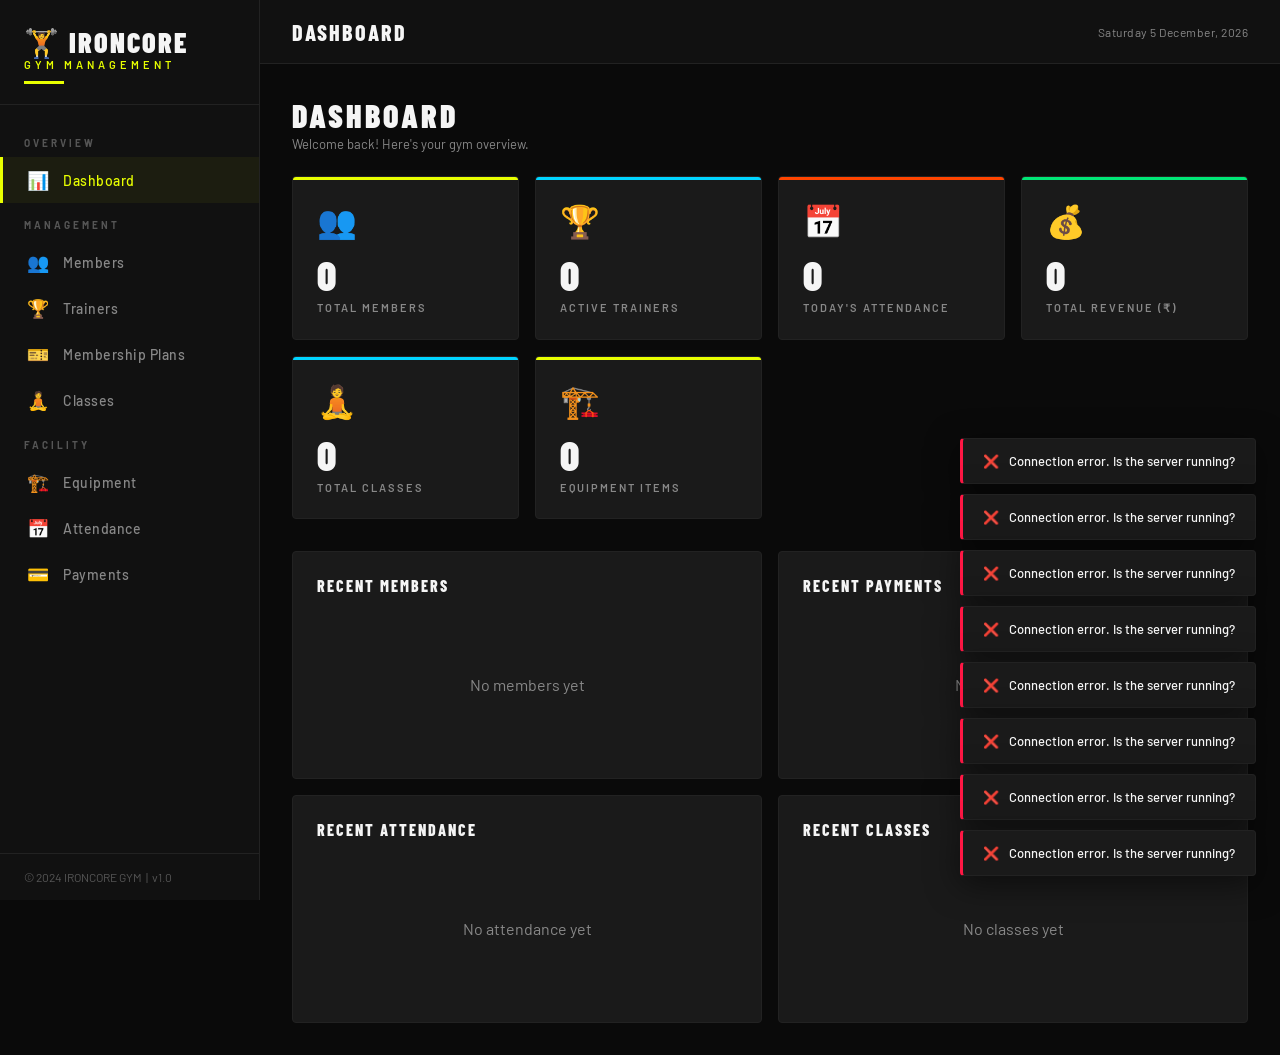
<file: index.html>
<!DOCTYPE html>
<html lang="en">
<head>
  <meta charset="UTF-8" />
  <meta name="viewport" content="width=device-width, initial-scale=1.0"/>
  <title>IRONCORE — Gym Management</title>
  <link rel="stylesheet" href="css/style.css"/>
</head>
<body>

<!-- SIDEBAR -->
<aside class="sidebar" id="sidebar">
  <div class="sidebar-logo">
    <div class="logo-text">🏋️ IRONCORE</div>
    <div class="logo-sub">Gym Management</div>
    <div class="logo-bar"></div>
  </div>
  <nav class="sidebar-nav">
    <div class="nav-section-title">Overview</div>
    <div class="nav-item active" data-page="dashboard">
      <span class="nav-icon">📊</span> Dashboard
    </div>

    <div class="nav-section-title">Management</div>
    <div class="nav-item" data-page="members">
      <span class="nav-icon">👥</span> Members
    </div>
    <div class="nav-item" data-page="trainers">
      <span class="nav-icon">🏆</span> Trainers
    </div>
    <div class="nav-item" data-page="memberships">
      <span class="nav-icon">🎫</span> Membership Plans
    </div>
    <div class="nav-item" data-page="classes">
      <span class="nav-icon">🧘</span> Classes
    </div>

    <div class="nav-section-title">Facility</div>
    <div class="nav-item" data-page="equipment">
      <span class="nav-icon">🏗️</span> Equipment
    </div>
    <div class="nav-item" data-page="attendance">
      <span class="nav-icon">📅</span> Attendance
    </div>
    <div class="nav-item" data-page="payments">
      <span class="nav-icon">💳</span> Payments
    </div>
  </nav>
  <div class="sidebar-footer">
    &copy; 2024 IRONCORE GYM &nbsp;|&nbsp; v1.0
  </div>
</aside>

<!-- MAIN -->
<div class="main-content">
  <div class="topbar">
    <div class="page-title" id="topbar-title">Dashboard</div>
    <div class="topbar-actions">
      <div class="topbar-date" id="topbar-date"></div>
    </div>
  </div>

  <div class="content-area">

    <!-- ===== DASHBOARD ===== -->
    <div class="page active" id="page-dashboard">
      <div class="page-header">
        <div>
          <h1>Dashboard</h1>
          <p>Welcome back! Here's your gym overview.</p>
        </div>
      </div>
      <div class="stats-grid">
        <div class="stat-card yellow">
          <span class="stat-icon">👥</span>
          <div class="stat-value" id="stat-members">--</div>
          <div class="stat-label">Total Members</div>
        </div>
        <div class="stat-card blue">
          <span class="stat-icon">🏆</span>
          <div class="stat-value" id="stat-trainers">--</div>
          <div class="stat-label">Active Trainers</div>
        </div>
        <div class="stat-card red">
          <span class="stat-icon">📅</span>
          <div class="stat-value" id="stat-today">--</div>
          <div class="stat-label">Today's Attendance</div>
        </div>
        <div class="stat-card green">
          <span class="stat-icon">💰</span>
          <div class="stat-value" id="stat-revenue">--</div>
          <div class="stat-label">Total Revenue (₹)</div>
        </div>
        <div class="stat-card blue">
          <span class="stat-icon">🧘</span>
          <div class="stat-value" id="stat-classes">--</div>
          <div class="stat-label">Total Classes</div>
        </div>
        <div class="stat-card yellow">
          <span class="stat-icon">🏗️</span>
          <div class="stat-value" id="stat-equipment">--</div>
          <div class="stat-label">Equipment Items</div>
        </div>
      </div>
      <div class="dashboard-grid">
        <div class="card">
          <div class="card-header">
            <div class="card-title">Recent Members</div>
          </div>
          <div class="recent-list" id="recent-members">
            <div class="loading"><div class="spinner"></div></div>
          </div>
        </div>
        <div class="card">
          <div class="card-header">
            <div class="card-title">Recent Payments</div>
          </div>
          <div class="recent-list" id="recent-payments">
            <div class="loading"><div class="spinner"></div></div>
          </div>
        </div>
        <div class="card">
          <div class="card-header">
            <div class="card-title">Recent Attendance</div>
          </div>
          <div class="recent-list" id="recent-attendance">
            <div class="loading"><div class="spinner"></div></div>
          </div>
        </div>
        <div class="card">
          <div class="card-header">
            <div class="card-title">Recent Classes</div>
          </div>
          <div class="recent-list" id="recent-classes">
            <div class="loading"><div class="spinner"></div></div>
          </div>
        </div>
      </div>
    </div>

    <!-- ===== MEMBERS ===== -->
    <div class="page" id="page-members">
      <div class="page-header">
        <div><h1>Members</h1><p>Manage gym memberships</p></div>
        <button class="btn btn-primary" onclick="openModal('member')">+ Add Member</button>
      </div>
      <div class="search-bar">
        <input type="text" class="search-input" id="search-members" placeholder="Search members..." oninput="filterTable('members-table', this.value)"/>
      </div>
      <div class="card">
        <div class="table-wrapper">
          <table id="members-table">
            <thead><tr>
              <th>ID / Name</th><th>Email</th><th>Phone</th><th>Gender</th>
              <th>Manager (Trainer)</th><th>Status</th><th>Joined</th><th>Actions</th>
            </tr></thead>
            <tbody id="members-tbody">
              <tr><td colspan="8"><div class="loading"><div class="spinner"></div></div></td></tr>
            </tbody>
          </table>
        </div>
      </div>
    </div>

    <!-- ===== TRAINERS ===== -->
    <div class="page" id="page-trainers">
      <div class="page-header">
        <div><h1>Trainers</h1><p>Manage coaching staff</p></div>
        <button class="btn btn-primary" onclick="openModal('trainer')">+ Add Trainer</button>
      </div>
      <div class="search-bar">
        <input type="text" class="search-input" id="search-trainers" placeholder="Search trainers..." oninput="filterTable('trainers-table', this.value)"/>
      </div>
      <div class="card">
        <div class="table-wrapper">
          <table id="trainers-table">
            <thead><tr>
              <th>ID / Name</th><th>Email</th><th>Specialization</th>
              <th>Experience</th><th>Salary</th><th>Status</th><th>Actions</th>
            </tr></thead>
            <tbody id="trainers-tbody">
              <tr><td colspan="7"><div class="loading"><div class="spinner"></div></div></td></tr>
            </tbody>
          </table>
        </div>
      </div>
    </div>

    <!-- ===== MEMBERSHIPS ===== -->
    <div class="page" id="page-memberships">
      <div class="page-header">
        <div><h1>Membership Plans</h1><p>Manage pricing and plans</p></div>
        <button class="btn btn-primary" onclick="openModal('membership')">+ Add Plan</button>
      </div>
      <div class="card">
        <div class="table-wrapper">
          <table id="memberships-table">
            <thead><tr>
              <th>Plan Name</th><th>Duration</th><th>Price (₹)</th>
              <th>Gym Access</th><th>Personal Trainer</th><th>Status</th><th>Actions</th>
            </tr></thead>
            <tbody id="memberships-tbody">
              <tr><td colspan="7"><div class="loading"><div class="spinner"></div></div></td></tr>
            </tbody>
          </table>
        </div>
      </div>
    </div>

    <!-- ===== EQUIPMENT ===== -->
    <div class="page" id="page-equipment">
      <div class="page-header">
        <div><h1>Equipment</h1><p>Track gym equipment and maintenance</p></div>
        <button class="btn btn-primary" onclick="openModal('equipment')">+ Add Equipment</button>
      </div>
      <div class="search-bar">
        <input type="text" class="search-input" id="search-equipment" placeholder="Search equipment..." oninput="filterTable('equipment-table', this.value)"/>
      </div>
      <div class="card">
        <div class="table-wrapper">
          <table id="equipment-table">
            <thead><tr>
              <th>Name</th><th>Category</th><th>Brand</th>
              <th>Qty</th><th>Condition</th><th>Location</th><th>Actions</th>
            </tr></thead>
            <tbody id="equipment-tbody">
              <tr><td colspan="7"><div class="loading"><div class="spinner"></div></div></td></tr>
            </tbody>
          </table>
        </div>
      </div>
    </div>

    <!-- ===== CLASSES ===== -->
    <div class="page" id="page-classes">
      <div class="page-header">
        <div><h1>Classes</h1><p>Manage group fitness classes</p></div>
        <button class="btn btn-primary" onclick="openModal('class')">+ Add Class</button>
      </div>
      <div class="card">
        <div class="table-wrapper">
          <table id="classes-table">
            <thead><tr>
              <th>ID / Class Name</th><th>Trainer</th><th>Day</th><th>Time</th>
              <th>Category</th><th>Enrolled/Capacity</th><th>Status</th><th>Actions</th>
            </tr></thead>
            <tbody id="classes-tbody">
              <tr><td colspan="8"><div class="loading"><div class="spinner"></div></div></td></tr>
            </tbody>
          </table>
        </div>
      </div>
    </div>

    <!-- ===== ATTENDANCE ===== -->
    <div class="page" id="page-attendance">
      <div class="page-header">
        <div><h1>Attendance</h1><p>Track member check-ins</p></div>
        <button class="btn btn-primary" onclick="openModal('attendance')">+ Check In</button>
      </div>
      <div class="card">
        <div class="table-wrapper">
          <table id="attendance-table">
            <thead><tr>
              <th>Member</th><th>Date</th><th>Check In</th>
              <th>Check Out</th><th>Duration</th><th>Actions</th>
            </tr></thead>
            <tbody id="attendance-tbody">
              <tr><td colspan="6"><div class="loading"><div class="spinner"></div></div></td></tr>
            </tbody>
          </table>
        </div>
      </div>
    </div>

    <!-- ===== PAYMENTS ===== -->
    <div class="page" id="page-payments">
      <div class="page-header">
        <div><h1>Payments</h1><p>Track all transactions</p></div>
        <button class="btn btn-primary" onclick="openModal('payment')">+ Record Payment</button>
      </div>
      <div class="card">
        <div class="table-wrapper">
          <table id="payments-table">
            <thead><tr>
              <th>Invoice</th><th>Member</th><th>Amount (₹)</th><th>Type</th>
              <th>Method</th><th>Date</th><th>Status</th><th>Actions</th>
            </tr></thead>
            <tbody id="payments-tbody">
              <tr><td colspan="8"><div class="loading"><div class="spinner"></div></div></td></tr>
            </tbody>
          </table>
        </div>
      </div>
    </div>

  </div><!-- /content-area -->
</div><!-- /main-content -->

<!-- ===== MODALS ===== -->
<div id="modal-container"></div>

<!-- ===== TOAST ===== -->
<div class="toast-container" id="toast-container"></div>

<script src="js/app.js"></script>
</body>
</html>
</file>
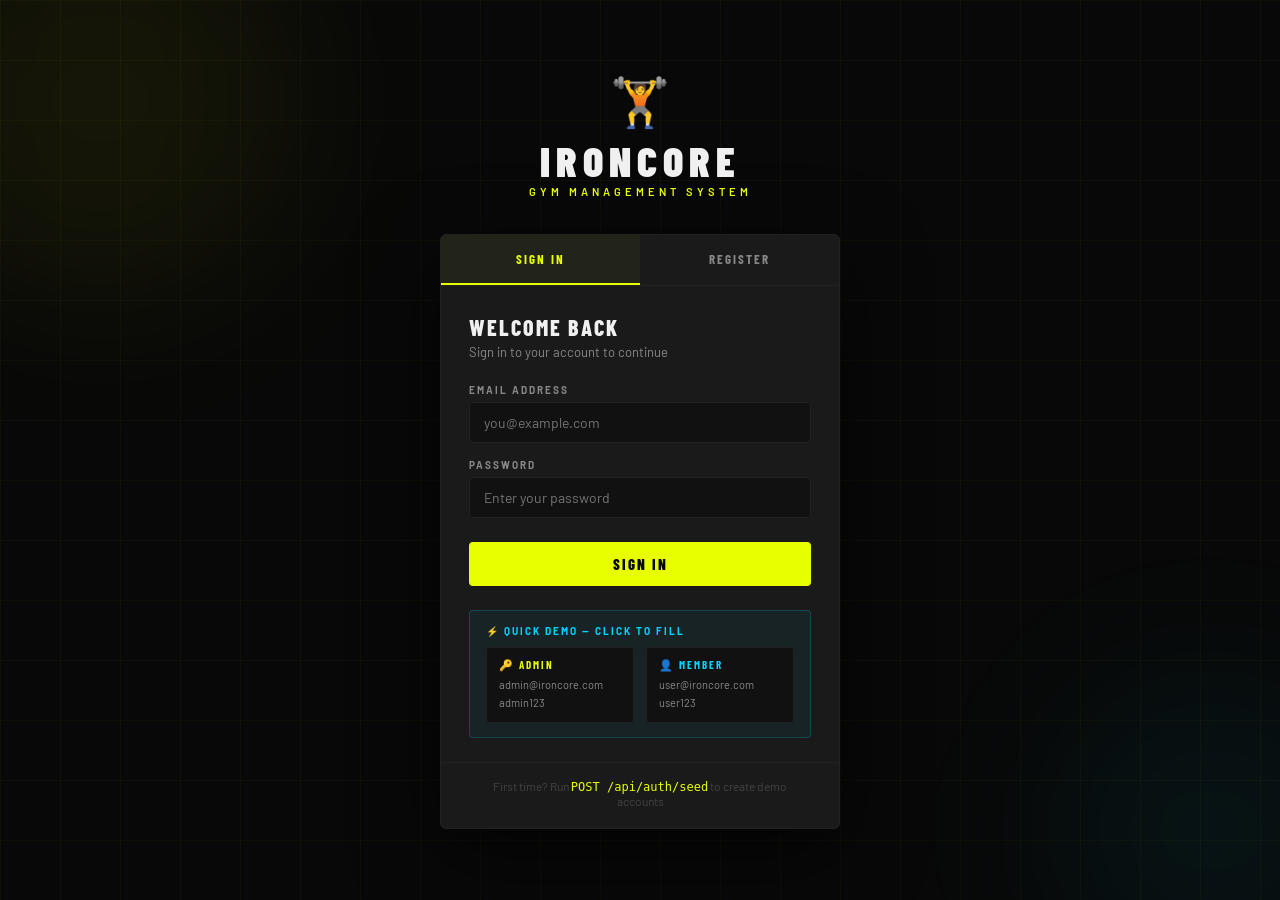
<file: login.html>
<!DOCTYPE html>
<html lang="en">
<head>
  <meta charset="UTF-8"/>
  <meta name="viewport" content="width=device-width, initial-scale=1.0"/>
  <title>IRONCORE — Login</title>
  <link rel="preconnect" href="https://fonts.googleapis.com"/>
  <link href="https://fonts.googleapis.com/css2?family=Barlow+Condensed:wght@700;900&family=Barlow:wght@300;400;500;600&display=swap" rel="stylesheet"/>
  <style>
    *{margin:0;padding:0;box-sizing:border-box}
    :root{
      --black:#080808;--dark:#111;--dark2:#1a1a1a;--dark3:#222;
      --accent:#e8ff00;--accent2:#00d4ff;--white:#f0f0f0;
      --gray:#888;--gray2:#444;--danger:#ff1744;--success:#00e676;
    }
    body{
      font-family:'Barlow',sans-serif;
      background:var(--black);
      color:var(--white);
      min-height:100vh;
      display:flex;
      align-items:center;
      justify-content:center;
      overflow:hidden;
      position:relative;
    }

    /* Animated background grid */
    body::before{
      content:'';
      position:fixed;inset:0;
      background-image:
        linear-gradient(rgba(232,255,0,0.03) 1px,transparent 1px),
        linear-gradient(90deg,rgba(232,255,0,0.03) 1px,transparent 1px);
      background-size:60px 60px;
      animation:gridMove 20s linear infinite;
      pointer-events:none;
    }
    @keyframes gridMove{from{background-position:0 0}to{background-position:60px 60px}}

    /* Glowing orbs */
    .orb{
      position:fixed;border-radius:50%;filter:blur(80px);
      pointer-events:none;animation:pulse 6s ease-in-out infinite;
    }
    .orb1{width:400px;height:400px;background:rgba(232,255,0,0.06);top:-100px;left:-100px;}
    .orb2{width:300px;height:300px;background:rgba(0,212,255,0.06);bottom:-80px;right:-80px;animation-delay:3s;}
    @keyframes pulse{0%,100%{opacity:0.5;transform:scale(1)}50%{opacity:1;transform:scale(1.1)}}

    .login-wrap{
      position:relative;z-index:10;
      width:100%;max-width:440px;
      padding:20px;
    }

    /* Logo */
    .logo-block{text-align:center;margin-bottom:36px;}
    .logo-icon{font-size:48px;display:block;margin-bottom:8px;}
    .logo-name{
      font-family:'Barlow Condensed',sans-serif;
      font-size:42px;font-weight:900;
      letter-spacing:6px;color:var(--white);
      text-transform:uppercase;line-height:1;
    }
    .logo-tag{
      font-size:11px;font-weight:600;
      letter-spacing:4px;color:var(--accent);
      text-transform:uppercase;margin-top:4px;
    }

    /* Card */
    .card{
      background:var(--dark2);
      border:1px solid var(--dark3);
      border-radius:6px;
      overflow:hidden;
      box-shadow:0 24px 80px rgba(0,0,0,0.6);
    }

    /* Tabs */
    .tabs{display:flex;border-bottom:1px solid var(--dark3);}
    .tab{
      flex:1;padding:16px;text-align:center;
      font-family:'Barlow Condensed',sans-serif;
      font-size:13px;font-weight:700;
      letter-spacing:2px;text-transform:uppercase;
      color:var(--gray);cursor:pointer;
      border-bottom:2px solid transparent;
      transition:all 0.2s;background:none;border-left:none;border-right:none;border-top:none;
    }
    .tab.active{color:var(--accent);border-bottom-color:var(--accent);background:rgba(232,255,0,0.04);}
    .tab:hover:not(.active){color:var(--white);background:rgba(255,255,255,0.02);}

    /* Form */
    .form-body{padding:28px 28px 24px;}
    .form-panel{display:none;}
    .form-panel.active{display:block;}

    .form-title{
      font-family:'Barlow Condensed',sans-serif;
      font-size:22px;font-weight:800;
      letter-spacing:2px;text-transform:uppercase;
      margin-bottom:4px;
    }
    .form-sub{font-size:13px;color:var(--gray);margin-bottom:24px;}

    .form-group{margin-bottom:16px;}
    .form-group label{
      display:block;
      font-size:10px;font-weight:700;
      letter-spacing:2px;text-transform:uppercase;
      color:var(--gray);margin-bottom:6px;
    }
    .form-group input, .form-group select{
      width:100%;
      background:var(--dark);
      border:1px solid var(--dark3);
      border-radius:4px;
      padding:11px 14px;
      color:var(--white);
      font-family:'Barlow',sans-serif;
      font-size:14px;
      transition:border-color 0.2s,box-shadow 0.2s;
    }
    .form-group input:focus, .form-group select:focus{
      outline:none;
      border-color:var(--accent);
      box-shadow:0 0 0 3px rgba(232,255,0,0.08);
    }
    .form-group select option{background:var(--dark2);}

    .form-row{display:grid;grid-template-columns:1fr 1fr;gap:12px;}

    .btn-login{
      width:100%;
      padding:13px;
      background:var(--accent);
      color:var(--black);
      border:none;
      border-radius:4px;
      font-family:'Barlow Condensed',sans-serif;
      font-size:15px;font-weight:800;
      letter-spacing:2px;text-transform:uppercase;
      cursor:pointer;
      transition:all 0.2s;
      margin-top:8px;
    }
    .btn-login:hover{background:#d4eb00;transform:translateY(-1px);box-shadow:0 4px 20px rgba(232,255,0,0.2);}
    .btn-login:active{transform:translateY(0);}
    .btn-login:disabled{opacity:0.5;cursor:not-allowed;transform:none;}

    .error-msg{
      background:rgba(255,23,68,0.1);
      border:1px solid rgba(255,23,68,0.3);
      border-radius:4px;
      padding:10px 14px;
      font-size:13px;color:var(--danger);
      margin-bottom:16px;
      display:none;
    }
    .error-msg.show{display:block;}
    .success-msg{
      background:rgba(0,230,118,0.1);
      border:1px solid rgba(0,230,118,0.3);
      border-radius:4px;
      padding:10px 14px;
      font-size:13px;color:var(--success);
      margin-bottom:16px;
      display:none;
    }
    .success-msg.show{display:block;}

    /* Demo credentials box */
    .demo-box{
      margin:0 28px 24px;
      background:rgba(0,212,255,0.05);
      border:1px solid rgba(0,212,255,0.2);
      border-radius:4px;
      padding:14px 16px;
    }
    .demo-box-title{
      font-size:10px;font-weight:700;
      letter-spacing:2px;color:var(--accent2);
      text-transform:uppercase;margin-bottom:10px;
    }
    .demo-creds{display:flex;gap:12px;flex-wrap:wrap;}
    .demo-item{
      flex:1;min-width:130px;
      background:var(--dark);
      border:1px solid var(--dark3);
      border-radius:3px;
      padding:10px 12px;
      cursor:pointer;
      transition:border-color 0.2s;
    }
    .demo-item:hover{border-color:var(--accent2);}
    .demo-role{
      font-family:'Barlow Condensed',sans-serif;
      font-size:11px;font-weight:700;
      letter-spacing:2px;text-transform:uppercase;
      margin-bottom:4px;
    }
    .demo-role.admin{color:var(--accent);}
    .demo-role.user{color:var(--accent2);}
    .demo-detail{font-size:11px;color:var(--gray);line-height:1.6;}

    .footer-note{
      text-align:center;
      padding:16px 28px 20px;
      font-size:12px;color:var(--gray2);
      border-top:1px solid var(--dark3);
    }

    /* Spinner */
    .spinner-inline{
      display:inline-block;
      width:14px;height:14px;
      border:2px solid rgba(0,0,0,0.3);
      border-top-color:var(--black);
      border-radius:50%;
      animation:spin 0.6s linear infinite;
      vertical-align:middle;margin-right:6px;
    }
    @keyframes spin{to{transform:rotate(360deg)}}
  </style>
</head>
<body>
  <div class="orb orb1"></div>
  <div class="orb orb2"></div>

  <div class="login-wrap">
    <div class="logo-block">
      <span class="logo-icon">🏋️</span>
      <div class="logo-name">IRONCORE</div>
      <div class="logo-tag">Gym Management System</div>
    </div>

    <div class="card">
      <div class="tabs">
        <button class="tab active" onclick="switchTab('login')">Sign In</button>
        <button class="tab" onclick="switchTab('register')">Register</button>
      </div>

      <!-- LOGIN FORM -->
      <div class="form-panel active" id="panel-login">
        <div class="form-body">
          <div class="form-title">Welcome Back</div>
          <div class="form-sub">Sign in to your account to continue</div>
          <div class="error-msg" id="login-error"></div>
          <div class="form-group">
            <label>Email Address</label>
            <input type="email" id="login-email" placeholder="you@example.com" autocomplete="email"/>
          </div>
          <div class="form-group">
            <label>Password</label>
            <input type="password" id="login-password" placeholder="Enter your password" autocomplete="current-password"/>
          </div>
          <button class="btn-login" id="login-btn" onclick="doLogin()">Sign In</button>
        </div>
      </div>

      <!-- REGISTER FORM -->
      <div class="form-panel" id="panel-register">
        <div class="form-body">
          <div class="form-title">Create Account</div>
          <div class="form-sub">Register as a gym member</div>
          <div class="error-msg" id="reg-error"></div>
          <div class="success-msg" id="reg-success"></div>
          <div class="form-row">
            <div class="form-group">
              <label>Full Name</label>
              <input type="text" id="reg-name" placeholder="Your name"/>
            </div>
            <div class="form-group">
              <label>Phone</label>
              <input type="tel" id="reg-phone" placeholder="+91 XXXXX"/>
            </div>
          </div>
          <div class="form-group">
            <label>Email Address</label>
            <input type="email" id="reg-email" placeholder="you@example.com"/>
          </div>
          <div class="form-group">
            <label>Password</label>
            <input type="password" id="reg-password" placeholder="Minimum 6 characters"/>
          </div>
          <div class="form-group">
            <label>Account Type</label>
            <select id="reg-role">
              <option value="user">Member (User)</option>
              <option value="admin">Admin</option>
            </select>
          </div>
          <button class="btn-login" id="reg-btn" onclick="doRegister()">Create Account</button>
        </div>
      </div>

      <!-- DEMO CREDENTIALS -->
      <div class="demo-box">
        <div class="demo-box-title">⚡ Quick Demo — Click to fill</div>
        <div class="demo-creds">
          <div class="demo-item" onclick="fillDemo('admin@ironcore.com','admin123')">
            <div class="demo-role admin">🔑 Admin</div>
            <div class="demo-detail">admin@ironcore.com<br/>admin123</div>
          </div>
          <div class="demo-item" onclick="fillDemo('user@ironcore.com','user123')">
            <div class="demo-role user">👤 Member</div>
            <div class="demo-detail">user@ironcore.com<br/>user123</div>
          </div>
        </div>
      </div>

      <div class="footer-note">
        First time? Run <code style="color:#e8ff00">POST /api/auth/seed</code> to create demo accounts
      </div>
    </div>
  </div>

  <script>
    const API = 'http://localhost:5000/api';

    function switchTab(tab) {
      document.querySelectorAll('.tab').forEach(t => t.classList.remove('active'));
      document.querySelectorAll('.form-panel').forEach(p => p.classList.remove('active'));
      event.target.classList.add('active');
      document.getElementById('panel-' + tab).classList.add('active');
    }

    function fillDemo(email, pass) {
      document.getElementById('login-email').value = email;
      document.getElementById('login-password').value = pass;
      // switch to login tab if not already
      document.querySelectorAll('.tab')[0].click();
    }

    async function doLogin() {
      const email    = document.getElementById('login-email').value.trim();
      const password = document.getElementById('login-password').value;
      const btn      = document.getElementById('login-btn');
      const errEl    = document.getElementById('login-error');
      errEl.classList.remove('show');

      if (!email || !password) {
        errEl.textContent = 'Please enter email and password.';
        errEl.classList.add('show'); return;
      }
      btn.disabled = true;
      btn.innerHTML = '<span class="spinner-inline"></span>Signing in...';

      try {
        const res  = await fetch(`${API}/auth/login`, {
          method: 'POST',
          headers: { 'Content-Type': 'application/json' },
          body: JSON.stringify({ email, password })
        });
        const data = await res.json();
        if (data.success) {
          localStorage.setItem('gym_token', data.token);
          localStorage.setItem('gym_user',  JSON.stringify(data.user));
          btn.innerHTML = '✅ Redirecting...';
          setTimeout(() => {
            window.location.href = data.user.role === 'admin' ? '/admin' : '/dashboard';
          }, 600);
        } else {
          errEl.textContent = data.message;
          errEl.classList.add('show');
          btn.disabled = false;
          btn.innerHTML = 'Sign In';
        }
      } catch (e) {
        errEl.textContent = 'Cannot connect to server. Is it running?';
        errEl.classList.add('show');
        btn.disabled = false;
        btn.innerHTML = 'Sign In';
      }
    }

    async function doRegister() {
      const name     = document.getElementById('reg-name').value.trim();
      const email    = document.getElementById('reg-email').value.trim();
      const password = document.getElementById('reg-password').value;
      const phone    = document.getElementById('reg-phone').value.trim();
      const role     = document.getElementById('reg-role').value;
      const btn      = document.getElementById('reg-btn');
      const errEl    = document.getElementById('reg-error');
      const sucEl    = document.getElementById('reg-success');
      errEl.classList.remove('show'); sucEl.classList.remove('show');

      if (!name || !email || !password) {
        errEl.textContent = 'Name, email and password are required.';
        errEl.classList.add('show'); return;
      }
      btn.disabled = true;
      btn.innerHTML = '<span class="spinner-inline"></span>Creating account...';

      try {
        const res  = await fetch(`${API}/auth/register`, {
          method: 'POST',
          headers: { 'Content-Type': 'application/json' },
          body: JSON.stringify({ name, email, password, phone, role })
        });
        const data = await res.json();
        if (data.success) {
          localStorage.setItem('gym_token', data.token);
          localStorage.setItem('gym_user',  JSON.stringify(data.user));
          sucEl.textContent = data.message + ' Redirecting...';
          sucEl.classList.add('show');
          setTimeout(() => {
            window.location.href = data.user.role === 'admin' ? '/admin' : '/dashboard';
          }, 1000);
        } else {
          errEl.textContent = data.message;
          errEl.classList.add('show');
        }
      } catch (e) {
        errEl.textContent = 'Cannot connect to server.';
        errEl.classList.add('show');
      }
      btn.disabled = false;
      btn.innerHTML = 'Create Account';
    }

    // Enter key support
    document.addEventListener('keydown', e => {
      if (e.key === 'Enter') {
        const loginPanel = document.getElementById('panel-login');
        if (loginPanel.classList.contains('active')) doLogin();
        else doRegister();
      }
    });

    // Auto seed on load (creates demo accounts if not existing)
    fetch(`${API}/auth/seed`, { method: 'POST' }).catch(() => {});

    // Redirect if already logged in
    const token = localStorage.getItem('gym_token');
    const user  = localStorage.getItem('gym_user');
    if (token && user) {
      const u = JSON.parse(user);
      window.location.href = u.role === 'admin' ? '/admin' : '/dashboard';
    }
  </script>
</body>
</html>
</file>
<file: css/style.css>
@import url('https://fonts.googleapis.com/css2?family=Barlow+Condensed:wght@400;600;700;800;900&family=Barlow:wght@300;400;500;600&display=swap');

:root {
  --black: #0a0a0a;
  --dark: #111111;
  --dark2: #1a1a1a;
  --dark3: #222222;
  --accent: #e8ff00;
  --accent2: #ff4500;
  --accent3: #00d4ff;
  --white: #f5f5f5;
  --gray: #888888;
  --gray2: #555555;
  --success: #00e676;
  --warning: #ffab00;
  --danger: #ff1744;
  --sidebar-w: 260px;
  --radius: 4px;
}

* { margin: 0; padding: 0; box-sizing: border-box; }

body {
  font-family: 'Barlow', sans-serif;
  background: var(--black);
  color: var(--white);
  min-height: 100vh;
  overflow-x: hidden;
}

/* ---- SCROLLBAR ---- */
::-webkit-scrollbar { width: 6px; }
::-webkit-scrollbar-track { background: var(--dark); }
::-webkit-scrollbar-thumb { background: var(--gray2); border-radius: 3px; }

/* ---- SIDEBAR ---- */
.sidebar {
  position: fixed;
  left: 0; top: 0; bottom: 0;
  width: var(--sidebar-w);
  background: var(--dark);
  border-right: 1px solid var(--dark3);
  display: flex;
  flex-direction: column;
  z-index: 100;
  transition: transform 0.3s;
}

.sidebar-logo {
  padding: 28px 24px 20px;
  border-bottom: 1px solid var(--dark3);
}

.sidebar-logo .logo-text {
  font-family: 'Barlow Condensed', sans-serif;
  font-size: 28px;
  font-weight: 900;
  letter-spacing: 2px;
  text-transform: uppercase;
  color: var(--white);
  line-height: 1;
}

.sidebar-logo .logo-sub {
  font-size: 11px;
  font-weight: 600;
  letter-spacing: 4px;
  color: var(--accent);
  text-transform: uppercase;
  margin-top: 2px;
}

.logo-bar {
  width: 40px; height: 3px;
  background: var(--accent);
  margin-top: 10px;
}

.sidebar-nav { flex: 1; padding: 16px 0; overflow-y: auto; }

.nav-section-title {
  font-size: 10px;
  font-weight: 700;
  letter-spacing: 3px;
  color: var(--gray2);
  text-transform: uppercase;
  padding: 16px 24px 8px;
}

.nav-item {
  display: flex;
  align-items: center;
  gap: 14px;
  padding: 12px 24px;
  cursor: pointer;
  transition: all 0.15s;
  border-left: 3px solid transparent;
  font-size: 14px;
  font-weight: 500;
  color: var(--gray);
  letter-spacing: 0.5px;
}

.nav-item:hover {
  color: var(--white);
  background: var(--dark2);
}

.nav-item.active {
  color: var(--accent);
  border-left-color: var(--accent);
  background: rgba(232, 255, 0, 0.05);
}

.nav-item .nav-icon {
  font-size: 18px;
  width: 22px;
  text-align: center;
}

.sidebar-footer {
  padding: 16px 24px;
  border-top: 1px solid var(--dark3);
  font-size: 12px;
  color: var(--gray2);
}

/* ---- MAIN CONTENT ---- */
.main-content {
  margin-left: var(--sidebar-w);
  min-height: 100vh;
  display: flex;
  flex-direction: column;
}

.topbar {
  background: var(--dark);
  border-bottom: 1px solid var(--dark3);
  padding: 0 32px;
  height: 64px;
  display: flex;
  align-items: center;
  justify-content: space-between;
  position: sticky;
  top: 0;
  z-index: 50;
}

.page-title {
  font-family: 'Barlow Condensed', sans-serif;
  font-size: 22px;
  font-weight: 800;
  letter-spacing: 2px;
  text-transform: uppercase;
}

.topbar-actions {
  display: flex;
  align-items: center;
  gap: 16px;
}

.topbar-date {
  font-size: 12px;
  color: var(--gray);
  letter-spacing: 0.5px;
}

.content-area {
  flex: 1;
  padding: 32px;
}

/* ---- BUTTONS ---- */
.btn {
  display: inline-flex;
  align-items: center;
  gap: 8px;
  padding: 10px 20px;
  font-family: 'Barlow Condensed', sans-serif;
  font-size: 14px;
  font-weight: 700;
  letter-spacing: 1.5px;
  text-transform: uppercase;
  border: none;
  cursor: pointer;
  border-radius: var(--radius);
  transition: all 0.15s;
}

.btn-primary {
  background: var(--accent);
  color: var(--black);
}

.btn-primary:hover {
  background: #d4eb00;
  transform: translateY(-1px);
}

.btn-danger {
  background: transparent;
  color: var(--danger);
  border: 1px solid var(--danger);
}

.btn-danger:hover { background: rgba(255,23,68,0.1); }

.btn-secondary {
  background: var(--dark3);
  color: var(--white);
  border: 1px solid var(--gray2);
}

.btn-secondary:hover { background: #2a2a2a; }

.btn-sm { padding: 6px 14px; font-size: 12px; }

.btn-icon {
  background: none;
  border: none;
  cursor: pointer;
  color: var(--gray);
  font-size: 16px;
  padding: 6px;
  border-radius: var(--radius);
  transition: all 0.15s;
}

.btn-icon:hover { color: var(--white); background: var(--dark3); }
.btn-icon.edit:hover { color: var(--accent3); }
.btn-icon.delete:hover { color: var(--danger); }

/* ---- CARDS ---- */
.card {
  background: var(--dark2);
  border: 1px solid var(--dark3);
  border-radius: var(--radius);
  padding: 24px;
}

.card-header {
  display: flex;
  align-items: center;
  justify-content: space-between;
  margin-bottom: 20px;
}

.card-title {
  font-family: 'Barlow Condensed', sans-serif;
  font-size: 16px;
  font-weight: 800;
  letter-spacing: 2px;
  text-transform: uppercase;
  color: var(--white);
}

/* ---- STAT CARDS ---- */
.stats-grid {
  display: grid;
  grid-template-columns: repeat(auto-fit, minmax(220px, 1fr));
  gap: 16px;
  margin-bottom: 32px;
}

.stat-card {
  background: var(--dark2);
  border: 1px solid var(--dark3);
  border-radius: var(--radius);
  padding: 24px;
  position: relative;
  overflow: hidden;
  transition: transform 0.2s, border-color 0.2s;
}

.stat-card:hover { transform: translateY(-2px); border-color: var(--gray2); }

.stat-card::before {
  content: '';
  position: absolute;
  top: 0; left: 0; right: 0;
  height: 3px;
}

.stat-card.yellow::before { background: var(--accent); }
.stat-card.red::before { background: var(--accent2); }
.stat-card.blue::before { background: var(--accent3); }
.stat-card.green::before { background: var(--success); }

.stat-icon {
  font-size: 32px;
  margin-bottom: 12px;
  display: block;
}

.stat-value {
  font-family: 'Barlow Condensed', sans-serif;
  font-size: 42px;
  font-weight: 900;
  letter-spacing: -1px;
  line-height: 1;
  color: var(--white);
}

.stat-label {
  font-size: 11px;
  font-weight: 600;
  letter-spacing: 2px;
  text-transform: uppercase;
  color: var(--gray);
  margin-top: 6px;
}

/* ---- TABLE ---- */
.table-wrapper {
  overflow-x: auto;
  border-radius: var(--radius);
}

table {
  width: 100%;
  border-collapse: collapse;
  font-size: 14px;
}

thead tr {
  background: var(--dark3);
  border-bottom: 1px solid var(--gray2);
}

thead th {
  padding: 12px 16px;
  text-align: left;
  font-family: 'Barlow Condensed', sans-serif;
  font-size: 11px;
  font-weight: 700;
  letter-spacing: 2px;
  text-transform: uppercase;
  color: var(--gray);
  white-space: nowrap;
}

tbody tr {
  border-bottom: 1px solid rgba(255,255,255,0.04);
  transition: background 0.15s;
}

tbody tr:hover { background: rgba(255,255,255,0.03); }

tbody td {
  padding: 14px 16px;
  color: var(--white);
  vertical-align: middle;
}

/* ---- BADGES ---- */
.badge {
  display: inline-block;
  padding: 3px 10px;
  border-radius: 2px;
  font-size: 11px;
  font-weight: 700;
  letter-spacing: 1px;
  text-transform: uppercase;
}

.badge-active { background: rgba(0,230,118,0.15); color: var(--success); }
.badge-inactive { background: rgba(136,136,136,0.15); color: var(--gray); }
.badge-suspended { background: rgba(255,23,68,0.15); color: var(--danger); }
.badge-paid { background: rgba(0,230,118,0.15); color: var(--success); }
.badge-pending { background: rgba(255,171,0,0.15); color: var(--warning); }
.badge-excellent { background: rgba(0,212,255,0.15); color: var(--accent3); }
.badge-good { background: rgba(0,230,118,0.15); color: var(--success); }
.badge-fair { background: rgba(255,171,0,0.15); color: var(--warning); }
.badge-poor { background: rgba(255,23,68,0.15); color: var(--danger); }
.badge-maintenance { background: rgba(255,69,0,0.15); color: var(--accent2); }

/* ---- FORMS ---- */
.form-grid {
  display: grid;
  grid-template-columns: repeat(auto-fit, minmax(240px, 1fr));
  gap: 16px;
}

.form-group {
  display: flex;
  flex-direction: column;
  gap: 6px;
}

.form-group.full { grid-column: 1 / -1; }

label {
  font-size: 11px;
  font-weight: 700;
  letter-spacing: 1.5px;
  text-transform: uppercase;
  color: var(--gray);
}

input, select, textarea {
  background: var(--dark);
  border: 1px solid var(--dark3);
  border-radius: var(--radius);
  padding: 10px 14px;
  color: var(--white);
  font-family: 'Barlow', sans-serif;
  font-size: 14px;
  transition: border-color 0.15s;
  width: 100%;
}

input:focus, select:focus, textarea:focus {
  outline: none;
  border-color: var(--accent);
}

select option { background: var(--dark2); }

textarea { resize: vertical; min-height: 80px; }

/* ---- MODAL ---- */
.modal-overlay {
  position: fixed;
  inset: 0;
  background: rgba(0,0,0,0.85);
  display: flex;
  align-items: center;
  justify-content: center;
  z-index: 1000;
  backdrop-filter: blur(4px);
  animation: fadeIn 0.2s;
}

@keyframes fadeIn { from { opacity: 0; } to { opacity: 1; } }

.modal {
  background: var(--dark);
  border: 1px solid var(--dark3);
  border-radius: var(--radius);
  width: 90%;
  max-width: 700px;
  max-height: 90vh;
  overflow-y: auto;
  animation: slideUp 0.25s;
}

@keyframes slideUp { from { transform: translateY(20px); opacity: 0; } to { transform: translateY(0); opacity: 1; } }

.modal-header {
  padding: 20px 24px;
  border-bottom: 1px solid var(--dark3);
  display: flex;
  align-items: center;
  justify-content: space-between;
  position: sticky;
  top: 0;
  background: var(--dark);
  z-index: 1;
}

.modal-title {
  font-family: 'Barlow Condensed', sans-serif;
  font-size: 20px;
  font-weight: 800;
  letter-spacing: 2px;
  text-transform: uppercase;
}

.modal-close {
  background: none;
  border: none;
  color: var(--gray);
  font-size: 22px;
  cursor: pointer;
  line-height: 1;
  transition: color 0.15s;
}

.modal-close:hover { color: var(--white); }

.modal-body { padding: 24px; }

.modal-footer {
  padding: 16px 24px;
  border-top: 1px solid var(--dark3);
  display: flex;
  gap: 12px;
  justify-content: flex-end;
}

/* ---- PAGE HEADER ---- */
.page-header {
  display: flex;
  align-items: center;
  justify-content: space-between;
  margin-bottom: 24px;
}

.page-header h1 {
  font-family: 'Barlow Condensed', sans-serif;
  font-size: 32px;
  font-weight: 900;
  letter-spacing: 3px;
  text-transform: uppercase;
}

.page-header p {
  font-size: 13px;
  color: var(--gray);
  margin-top: 2px;
}

/* ---- SEARCH BAR ---- */
.search-bar {
  display: flex;
  gap: 12px;
  margin-bottom: 20px;
}

.search-input {
  flex: 1;
  max-width: 360px;
  background: var(--dark2);
  border: 1px solid var(--dark3);
  border-radius: var(--radius);
  padding: 10px 16px 10px 40px;
  color: var(--white);
  font-size: 14px;
  background-image: url("data:image/svg+xml,%3Csvg xmlns='http://www.w3.org/2000/svg' width='16' height='16' fill='%23555' viewBox='0 0 16 16'%3E%3Cpath d='M11.742 10.344a6.5 6.5 0 1 0-1.397 1.398h-.001c.03.04.062.078.098.115l3.85 3.85a1 1 0 0 0 1.415-1.414l-3.85-3.85a1.007 1.007 0 0 0-.115-.099zM12 6.5a5.5 5.5 0 1 1-11 0 5.5 5.5 0 0 1 11 0z'/%3E%3C/svg%3E");
  background-repeat: no-repeat;
  background-position: 14px center;
}

.search-input:focus { outline: none; border-color: var(--accent); }

/* ---- TOAST ---- */
.toast-container {
  position: fixed;
  bottom: 24px;
  right: 24px;
  z-index: 2000;
  display: flex;
  flex-direction: column;
  gap: 10px;
}

.toast {
  background: var(--dark2);
  border: 1px solid var(--dark3);
  border-radius: var(--radius);
  padding: 14px 20px;
  font-size: 13px;
  font-weight: 500;
  display: flex;
  align-items: center;
  gap: 10px;
  animation: slideIn 0.3s;
  min-width: 280px;
  box-shadow: 0 8px 32px rgba(0,0,0,0.5);
}

@keyframes slideIn { from { transform: translateX(100%); opacity: 0; } to { transform: translateX(0); opacity: 1; } }

.toast.success { border-left: 3px solid var(--success); }
.toast.error { border-left: 3px solid var(--danger); }
.toast.info { border-left: 3px solid var(--accent3); }

/* ---- EMPTY STATE ---- */
.empty-state {
  text-align: center;
  padding: 60px 24px;
  color: var(--gray);
}

.empty-state .empty-icon { font-size: 48px; margin-bottom: 16px; }
.empty-state h3 {
  font-family: 'Barlow Condensed', sans-serif;
  font-size: 20px;
  font-weight: 700;
  letter-spacing: 2px;
  text-transform: uppercase;
  color: var(--gray2);
  margin-bottom: 8px;
}

/* ---- PAGE VISIBILITY ---- */
.page { display: none; }
.page.active { display: block; }

/* ---- DASHBOARD CHARTS ---- */
.dashboard-grid {
  display: grid;
  grid-template-columns: 1fr 1fr;
  gap: 16px;
  margin-top: 24px;
}

.stats-grid {
  grid-template-columns: repeat(auto-fit, minmax(180px, 1fr));
}

.recent-list { display: flex; flex-direction: column; gap: 10px; }

.recent-item {
  display: flex;
  align-items: center;
  justify-content: space-between;
  padding: 12px;
  background: var(--dark3);
  border-radius: var(--radius);
}

.recent-item-info { display: flex; flex-direction: column; gap: 3px; }
.recent-item-name { font-weight: 600; font-size: 14px; }
.recent-item-sub { font-size: 12px; color: var(--gray); }

/* ---- LOADING ---- */
.loading {
  display: flex;
  align-items: center;
  justify-content: center;
  padding: 40px;
}

.spinner {
  width: 32px; height: 32px;
  border: 3px solid var(--dark3);
  border-top-color: var(--accent);
  border-radius: 50%;
  animation: spin 0.7s linear infinite;
}

@keyframes spin { to { transform: rotate(360deg); } }

/* ---- RESPONSIVE ---- */
@media (max-width: 768px) {
  .sidebar { transform: translateX(-100%); }
  .sidebar.open { transform: translateX(0); }
  .main-content { margin-left: 0; }
  .stats-grid { grid-template-columns: 1fr 1fr; }
  .dashboard-grid { grid-template-columns: 1fr; }
  .content-area { padding: 16px; }
  .form-grid { grid-template-columns: 1fr; }
}
</file>
